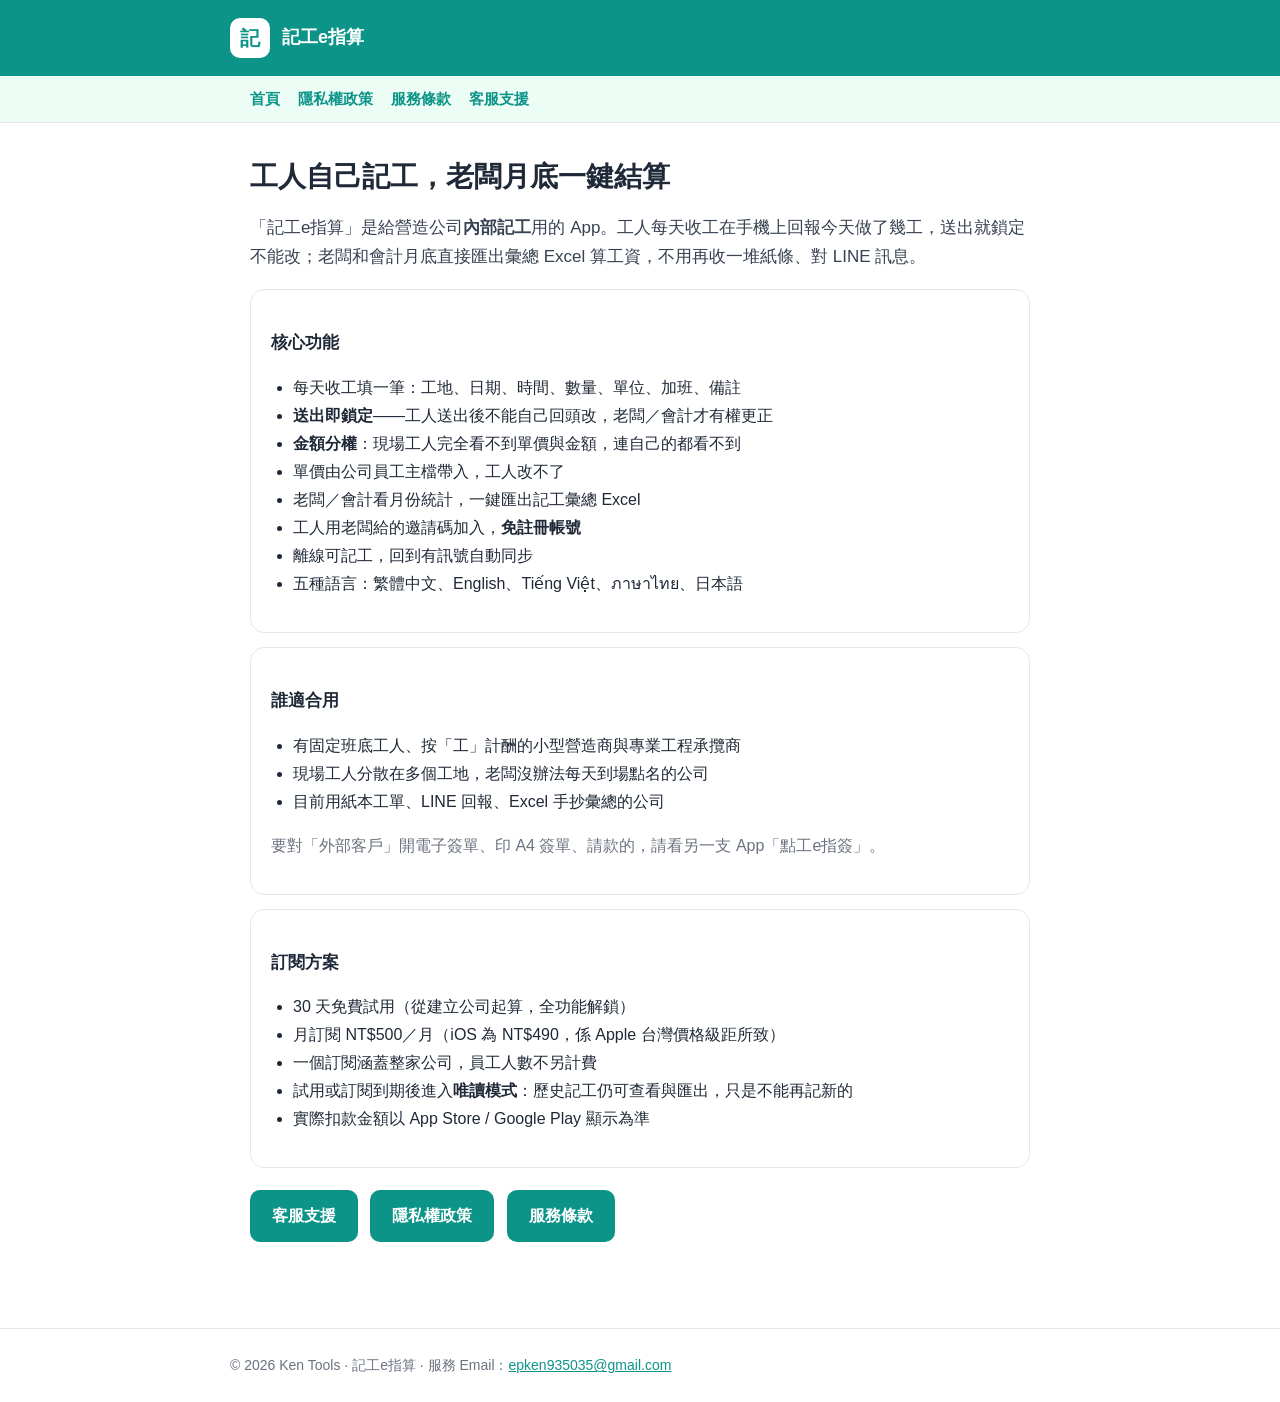
<file: index.html>
<!DOCTYPE html>
<html lang="zh-Hant">
<head>
<meta charset="UTF-8">
<meta name="viewport" content="width=device-width, initial-scale=1">
<title>記工e指算 — 營造業內帳記工 App</title>
<meta name="description" content="記工e指算：營造公司內部記工 App。工人每天收工自己回報做了幾工，送出即鎖定，老闆月底一鍵匯出彙總 Excel 算工資。">
<link rel="stylesheet" href="style.css">
</head>
<body>
<header class="site"><div class="wrap"><div class="logo">記</div><div class="name">記工e指算</div></div></header>
<nav class="top"><div class="wrap">
  <a href="./">首頁</a>
  <a href="privacy/">隱私權政策</a>
  <a href="terms/">服務條款</a>
  <a href="support/">客服支援</a>
</div></nav>
<main>
  <h1>工人自己記工，老闆月底一鍵結算</h1>
  <p class="lead">「記工e指算」是給營造公司<strong>內部記工</strong>用的 App。工人每天收工在手機上回報今天做了幾工，送出就鎖定不能改；老闆和會計月底直接匯出彙總 Excel 算工資，不用再收一堆紙條、對 LINE 訊息。</p>

  <div class="card">
    <h3>核心功能</h3>
    <ul>
      <li>每天收工填一筆：工地、日期、時間、數量、單位、加班、備註</li>
      <li><strong>送出即鎖定</strong>——工人送出後不能自己回頭改，老闆／會計才有權更正</li>
      <li><strong>金額分權</strong>：現場工人完全看不到單價與金額，連自己的都看不到</li>
      <li>單價由公司員工主檔帶入，工人改不了</li>
      <li>老闆／會計看月份統計，一鍵匯出記工彙總 Excel</li>
      <li>工人用老闆給的邀請碼加入，<strong>免註冊帳號</strong></li>
      <li>離線可記工，回到有訊號自動同步</li>
      <li>五種語言：繁體中文、English、Tiếng Việt、ภาษาไทย、日本語</li>
    </ul>
  </div>

  <div class="card">
    <h3>誰適合用</h3>
    <ul>
      <li>有固定班底工人、按「工」計酬的小型營造商與專業工程承攬商</li>
      <li>現場工人分散在多個工地，老闆沒辦法每天到場點名的公司</li>
      <li>目前用紙本工單、LINE 回報、Excel 手抄彙總的公司</li>
    </ul>
    <p class="muted">要對「外部客戶」開電子簽單、印 A4 簽單、請款的，請看另一支 App「點工e指簽」。</p>
  </div>

  <div class="card">
    <h3>訂閱方案</h3>
    <ul>
      <li>30 天免費試用（從建立公司起算，全功能解鎖）</li>
      <li>月訂閱 NT$500／月（iOS 為 NT$490，係 Apple 台灣價格級距所致）</li>
      <li>一個訂閱涵蓋整家公司，員工人數不另計費</li>
      <li>試用或訂閱到期後進入<strong>唯讀模式</strong>：歷史記工仍可查看與匯出，只是不能再記新的</li>
      <li>實際扣款金額以 App Store / Google Play 顯示為準</li>
    </ul>
  </div>

  <p>
    <a class="btn" href="support/">客服支援</a>
    <a class="btn" href="privacy/">隱私權政策</a>
    <a class="btn" href="terms/">服務條款</a>
  </p>
</main>
<footer class="site"><div class="wrap">
  © 2026 Ken Tools · 記工e指算 · 服務 Email：<a href="mailto:epken935035@gmail.com">epken935035@gmail.com</a>
</div></footer>
</body>
</html>
</file>
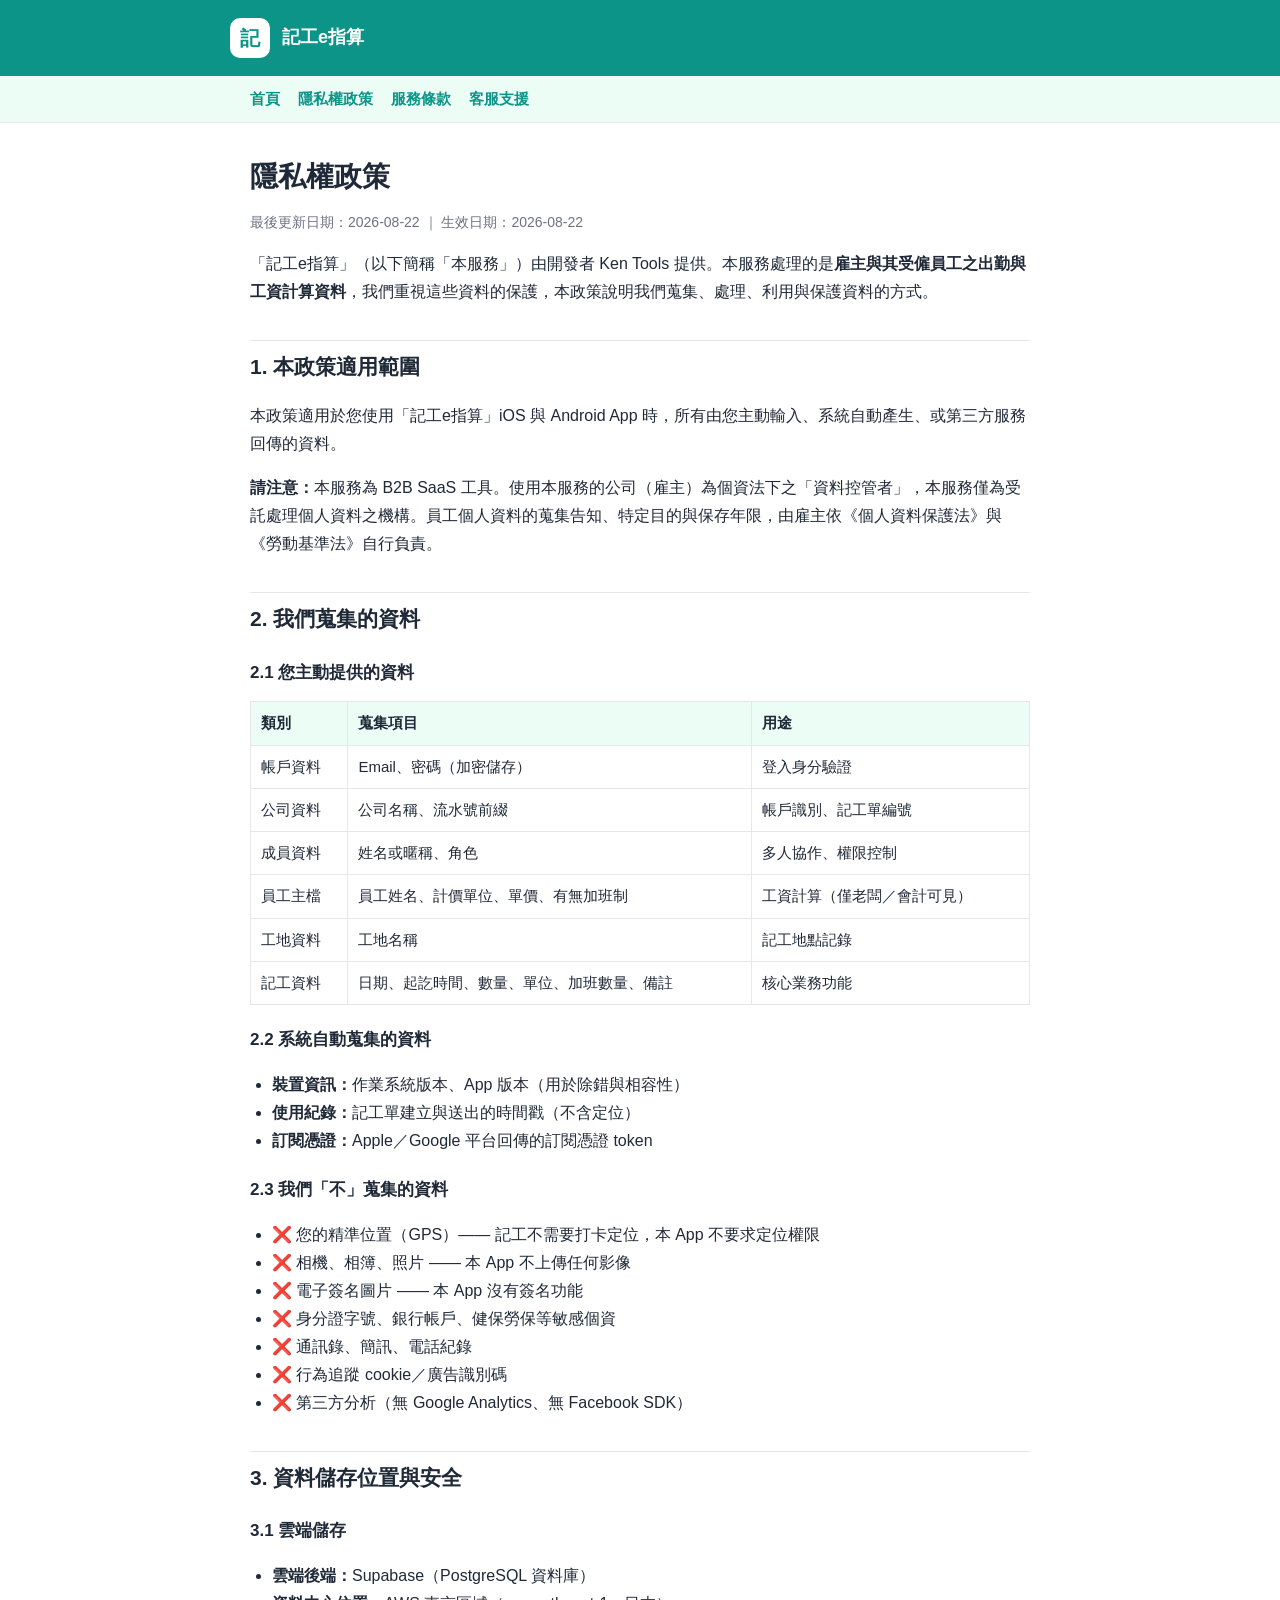
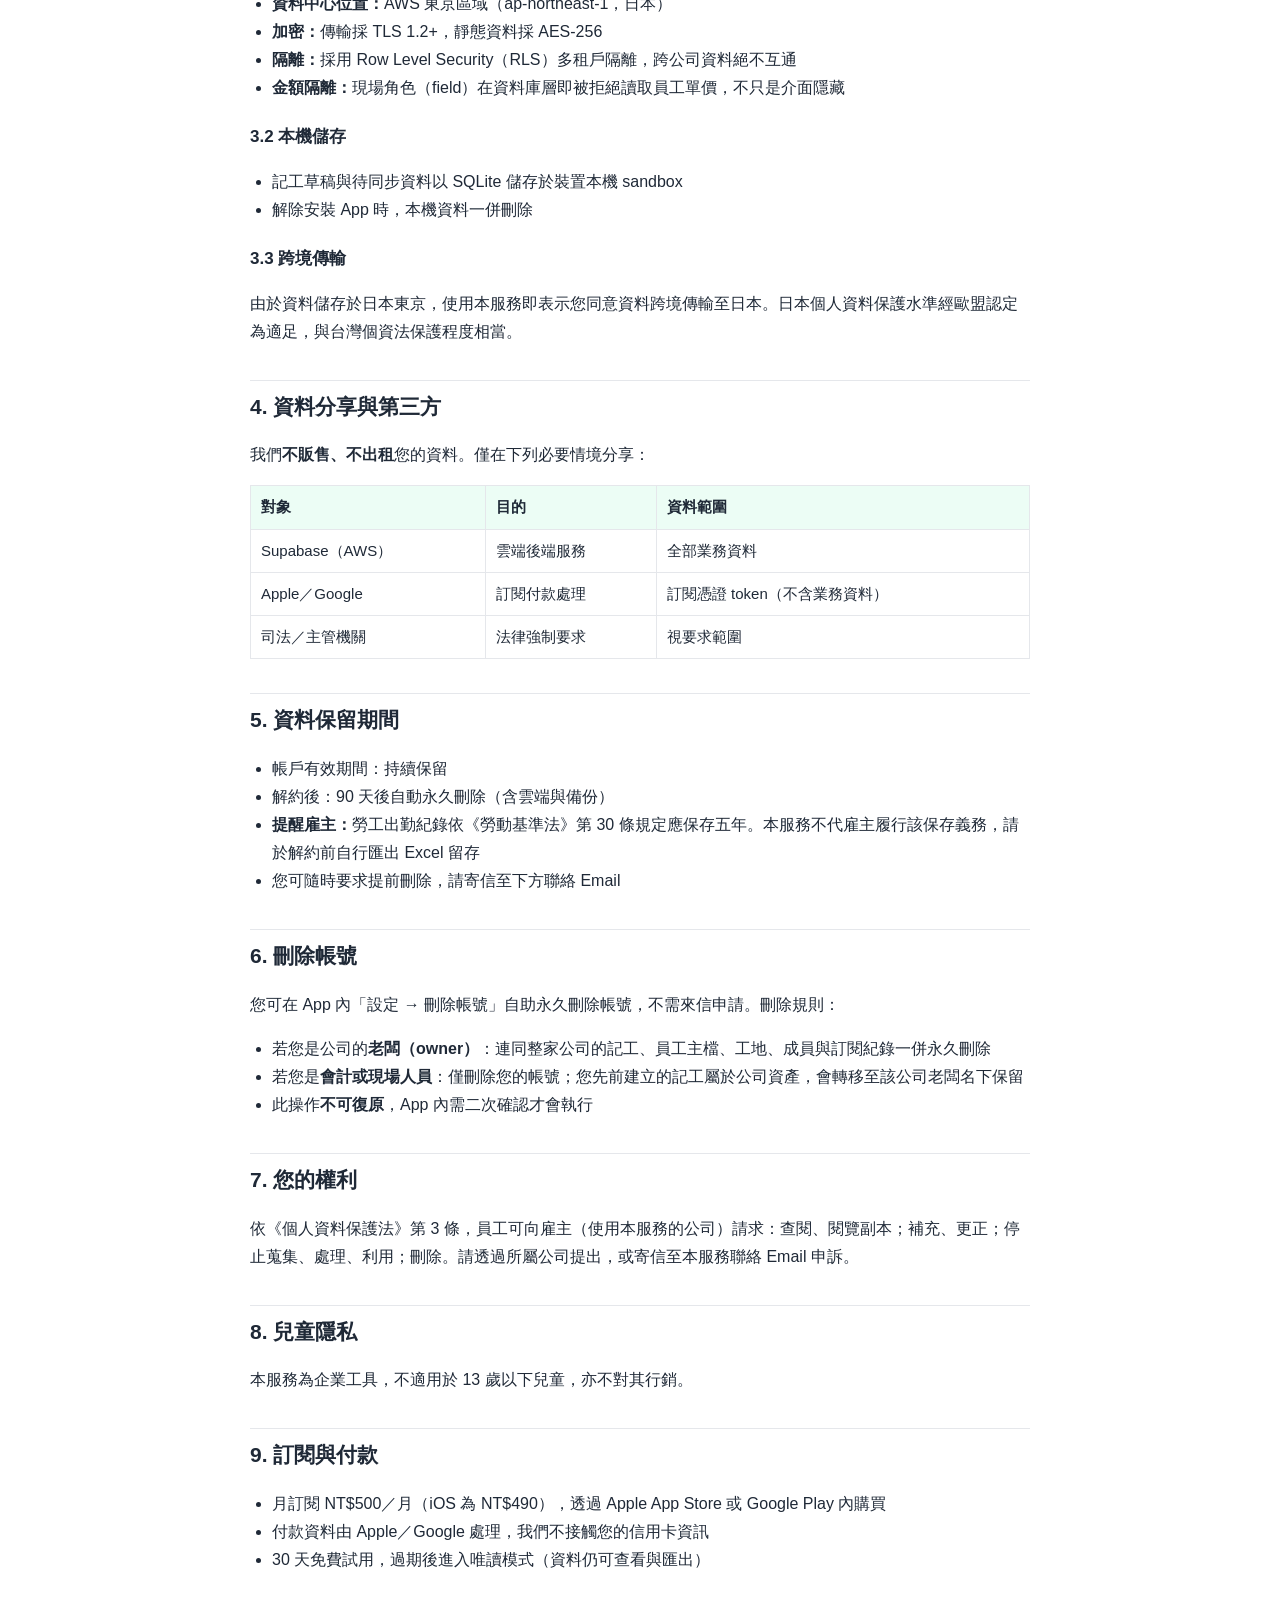
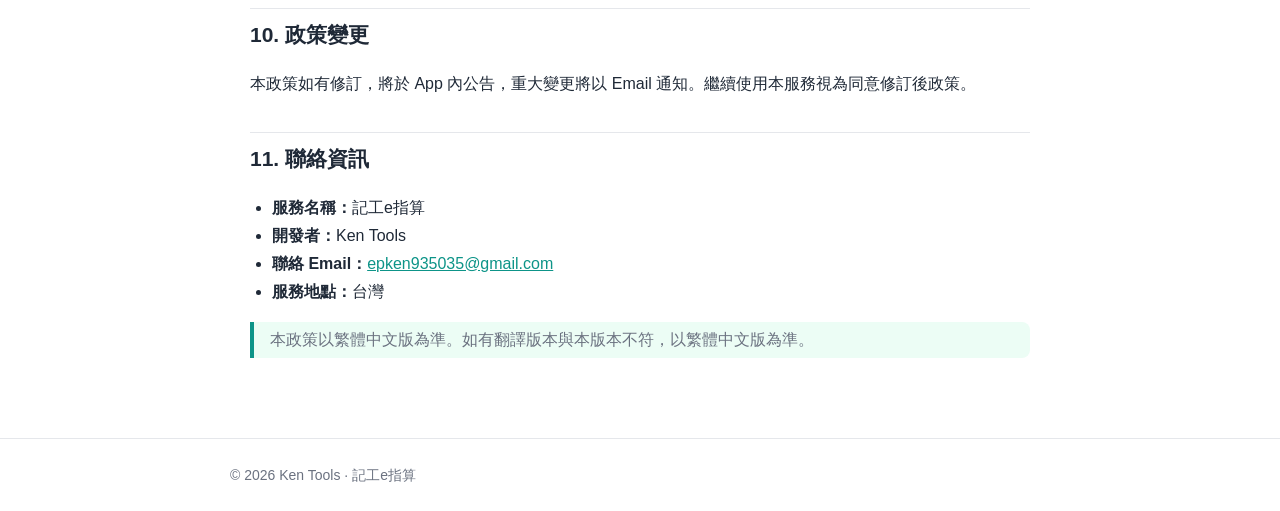
<file: privacy/index.html>
<!DOCTYPE html>
<html lang="zh-Hant">
<head>
<meta charset="UTF-8">
<meta name="viewport" content="width=device-width, initial-scale=1">
<title>隱私權政策 — 記工e指算</title>
<link rel="stylesheet" href="../style.css">
</head>
<body>
<header class="site"><div class="wrap"><div class="logo">記</div><div class="name">記工e指算</div></div></header>
<nav class="top"><div class="wrap">
  <a href="../">首頁</a>
  <a href="../privacy/">隱私權政策</a>
  <a href="../terms/">服務條款</a>
  <a href="../support/">客服支援</a>
</div></nav>
<main>
  <h1>隱私權政策</h1>
  <p class="meta">最後更新日期：2026-08-22 ｜ 生效日期：2026-08-22</p>
  <p>「記工e指算」（以下簡稱「本服務」）由開發者 Ken Tools 提供。本服務處理的是<strong>雇主與其受僱員工之出勤與工資計算資料</strong>，我們重視這些資料的保護，本政策說明我們蒐集、處理、利用與保護資料的方式。</p>

  <h2>1. 本政策適用範圍</h2>
  <p>本政策適用於您使用「記工e指算」iOS 與 Android App 時，所有由您主動輸入、系統自動產生、或第三方服務回傳的資料。</p>
  <p><strong>請注意：</strong>本服務為 B2B SaaS 工具。使用本服務的公司（雇主）為個資法下之「資料控管者」，本服務僅為受託處理個人資料之機構。員工個人資料的蒐集告知、特定目的與保存年限，由雇主依《個人資料保護法》與《勞動基準法》自行負責。</p>

  <h2>2. 我們蒐集的資料</h2>
  <h3>2.1 您主動提供的資料</h3>
  <table>
    <tr><th>類別</th><th>蒐集項目</th><th>用途</th></tr>
    <tr><td>帳戶資料</td><td>Email、密碼（加密儲存）</td><td>登入身分驗證</td></tr>
    <tr><td>公司資料</td><td>公司名稱、流水號前綴</td><td>帳戶識別、記工單編號</td></tr>
    <tr><td>成員資料</td><td>姓名或暱稱、角色</td><td>多人協作、權限控制</td></tr>
    <tr><td>員工主檔</td><td>員工姓名、計價單位、單價、有無加班制</td><td>工資計算（僅老闆／會計可見）</td></tr>
    <tr><td>工地資料</td><td>工地名稱</td><td>記工地點記錄</td></tr>
    <tr><td>記工資料</td><td>日期、起訖時間、數量、單位、加班數量、備註</td><td>核心業務功能</td></tr>
  </table>
  <h3>2.2 系統自動蒐集的資料</h3>
  <ul>
    <li><strong>裝置資訊：</strong>作業系統版本、App 版本（用於除錯與相容性）</li>
    <li><strong>使用紀錄：</strong>記工單建立與送出的時間戳（不含定位）</li>
    <li><strong>訂閱憑證：</strong>Apple／Google 平台回傳的訂閱憑證 token</li>
  </ul>
  <h3>2.3 我們「不」蒐集的資料</h3>
  <ul>
    <li>❌ 您的精準位置（GPS）—— 記工不需要打卡定位，本 App 不要求定位權限</li>
    <li>❌ 相機、相簿、照片 —— 本 App 不上傳任何影像</li>
    <li>❌ 電子簽名圖片 —— 本 App 沒有簽名功能</li>
    <li>❌ 身分證字號、銀行帳戶、健保勞保等敏感個資</li>
    <li>❌ 通訊錄、簡訊、電話紀錄</li>
    <li>❌ 行為追蹤 cookie／廣告識別碼</li>
    <li>❌ 第三方分析（無 Google Analytics、無 Facebook SDK）</li>
  </ul>

  <h2>3. 資料儲存位置與安全</h2>
  <h3>3.1 雲端儲存</h3>
  <ul>
    <li><strong>雲端後端：</strong>Supabase（PostgreSQL 資料庫）</li>
    <li><strong>資料中心位置：</strong>AWS 東京區域（ap-northeast-1，日本）</li>
    <li><strong>加密：</strong>傳輸採 TLS 1.2+，靜態資料採 AES-256</li>
    <li><strong>隔離：</strong>採用 Row Level Security（RLS）多租戶隔離，跨公司資料絕不互通</li>
    <li><strong>金額隔離：</strong>現場角色（field）在資料庫層即被拒絕讀取員工單價，不只是介面隱藏</li>
  </ul>
  <h3>3.2 本機儲存</h3>
  <ul>
    <li>記工草稿與待同步資料以 SQLite 儲存於裝置本機 sandbox</li>
    <li>解除安裝 App 時，本機資料一併刪除</li>
  </ul>
  <h3>3.3 跨境傳輸</h3>
  <p>由於資料儲存於日本東京，使用本服務即表示您同意資料跨境傳輸至日本。日本個人資料保護水準經歐盟認定為適足，與台灣個資法保護程度相當。</p>

  <h2>4. 資料分享與第三方</h2>
  <p>我們<strong>不販售、不出租</strong>您的資料。僅在下列必要情境分享：</p>
  <table>
    <tr><th>對象</th><th>目的</th><th>資料範圍</th></tr>
    <tr><td>Supabase（AWS）</td><td>雲端後端服務</td><td>全部業務資料</td></tr>
    <tr><td>Apple／Google</td><td>訂閱付款處理</td><td>訂閱憑證 token（不含業務資料）</td></tr>
    <tr><td>司法／主管機關</td><td>法律強制要求</td><td>視要求範圍</td></tr>
  </table>

  <h2>5. 資料保留期間</h2>
  <ul>
    <li>帳戶有效期間：持續保留</li>
    <li>解約後：90 天後自動永久刪除（含雲端與備份）</li>
    <li><strong>提醒雇主：</strong>勞工出勤紀錄依《勞動基準法》第 30 條規定應保存五年。本服務不代雇主履行該保存義務，請於解約前自行匯出 Excel 留存</li>
    <li>您可隨時要求提前刪除，請寄信至下方聯絡 Email</li>
  </ul>

  <h2>6. 刪除帳號</h2>
  <p>您可在 App 內「設定 → 刪除帳號」自助永久刪除帳號，不需來信申請。刪除規則：</p>
  <ul>
    <li>若您是公司的<strong>老闆（owner）</strong>：連同整家公司的記工、員工主檔、工地、成員與訂閱紀錄一併永久刪除</li>
    <li>若您是<strong>會計或現場人員</strong>：僅刪除您的帳號；您先前建立的記工屬於公司資產，會轉移至該公司老闆名下保留</li>
    <li>此操作<strong>不可復原</strong>，App 內需二次確認才會執行</li>
  </ul>

  <h2>7. 您的權利</h2>
  <p>依《個人資料保護法》第 3 條，員工可向雇主（使用本服務的公司）請求：查閱、閱覽副本；補充、更正；停止蒐集、處理、利用；刪除。請透過所屬公司提出，或寄信至本服務聯絡 Email 申訴。</p>

  <h2>8. 兒童隱私</h2>
  <p>本服務為企業工具，不適用於 13 歲以下兒童，亦不對其行銷。</p>

  <h2>9. 訂閱與付款</h2>
  <ul>
    <li>月訂閱 NT$500／月（iOS 為 NT$490），透過 Apple App Store 或 Google Play 內購買</li>
    <li>付款資料由 Apple／Google 處理，我們不接觸您的信用卡資訊</li>
    <li>30 天免費試用，過期後進入唯讀模式（資料仍可查看與匯出）</li>
  </ul>

  <h2>10. 政策變更</h2>
  <p>本政策如有修訂，將於 App 內公告，重大變更將以 Email 通知。繼續使用本服務視為同意修訂後政策。</p>

  <h2>11. 聯絡資訊</h2>
  <ul>
    <li><strong>服務名稱：</strong>記工e指算</li>
    <li><strong>開發者：</strong>Ken Tools</li>
    <li><strong>聯絡 Email：</strong><a href="mailto:epken935035@gmail.com">epken935035@gmail.com</a></li>
    <li><strong>服務地點：</strong>台灣</li>
  </ul>
  <blockquote>本政策以繁體中文版為準。如有翻譯版本與本版本不符，以繁體中文版為準。</blockquote>
</main>
<footer class="site"><div class="wrap">© 2026 Ken Tools · 記工e指算</div></footer>
</body>
</html>
</file>
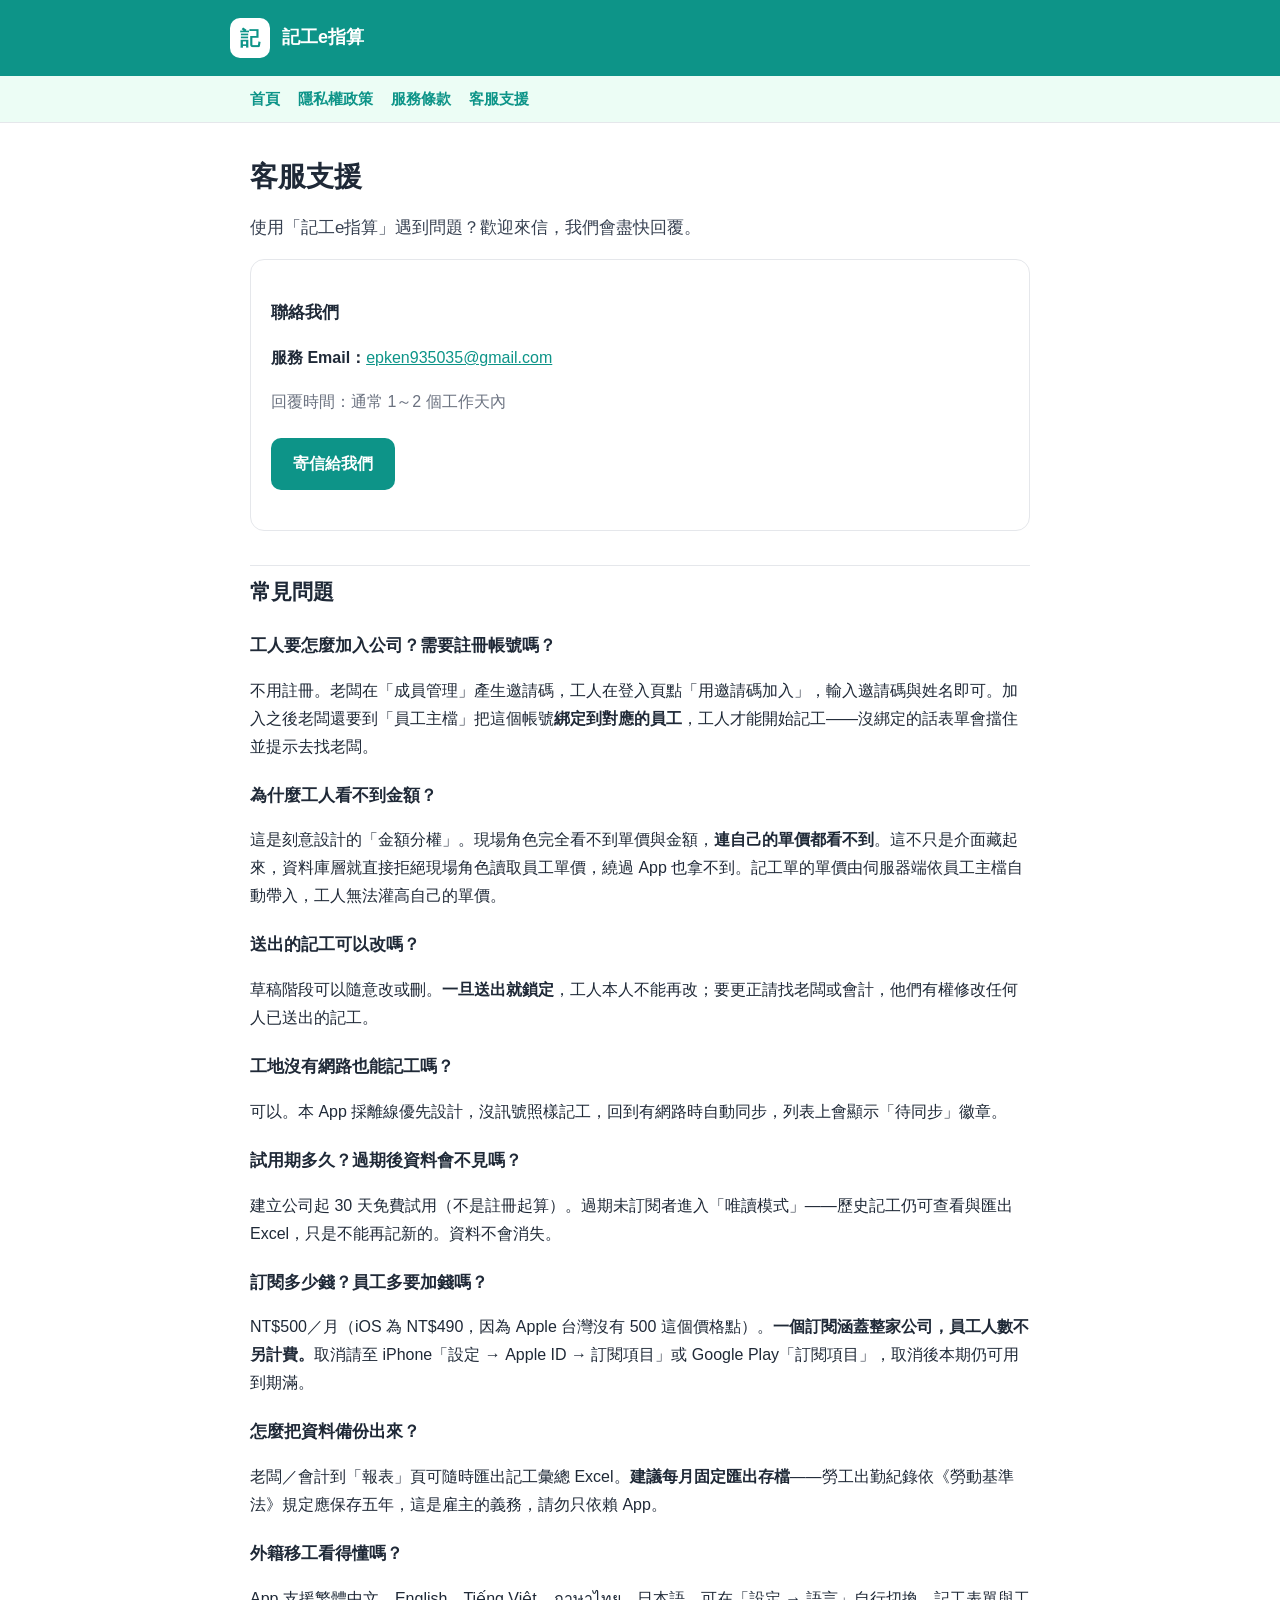
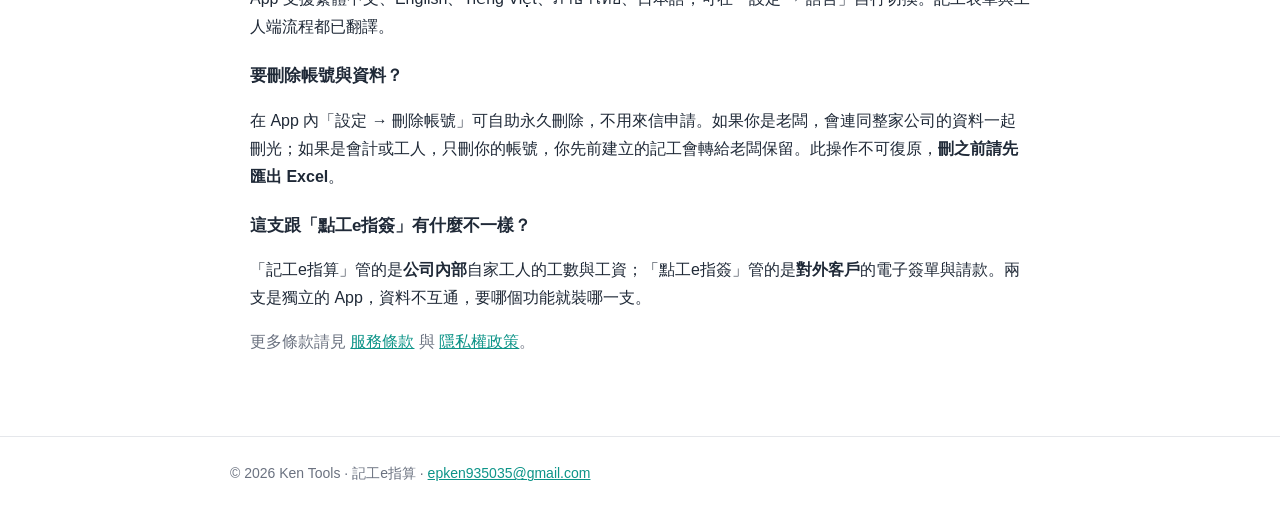
<file: support/index.html>
<!DOCTYPE html>
<html lang="zh-Hant">
<head>
<meta charset="UTF-8">
<meta name="viewport" content="width=device-width, initial-scale=1">
<title>客服支援 — 記工e指算</title>
<link rel="stylesheet" href="../style.css">
</head>
<body>
<header class="site"><div class="wrap"><div class="logo">記</div><div class="name">記工e指算</div></div></header>
<nav class="top"><div class="wrap">
  <a href="../">首頁</a>
  <a href="../privacy/">隱私權政策</a>
  <a href="../terms/">服務條款</a>
  <a href="../support/">客服支援</a>
</div></nav>
<main>
  <h1>客服支援</h1>
  <p class="lead">使用「記工e指算」遇到問題？歡迎來信，我們會盡快回覆。</p>

  <div class="card">
    <h3>聯絡我們</h3>
    <p><strong>服務 Email：</strong><a href="mailto:epken935035@gmail.com">epken935035@gmail.com</a></p>
    <p class="muted">回覆時間：通常 1～2 個工作天內</p>
    <p><a class="btn" href="mailto:epken935035@gmail.com?subject=記工e指算%20客服詢問">寄信給我們</a></p>
  </div>

  <h2>常見問題</h2>

  <h3>工人要怎麼加入公司？需要註冊帳號嗎？</h3>
  <p>不用註冊。老闆在「成員管理」產生邀請碼，工人在登入頁點「用邀請碼加入」，輸入邀請碼與姓名即可。加入之後老闆還要到「員工主檔」把這個帳號<strong>綁定到對應的員工</strong>，工人才能開始記工——沒綁定的話表單會擋住並提示去找老闆。</p>

  <h3>為什麼工人看不到金額？</h3>
  <p>這是刻意設計的「金額分權」。現場角色完全看不到單價與金額，<strong>連自己的單價都看不到</strong>。這不只是介面藏起來，資料庫層就直接拒絕現場角色讀取員工單價，繞過 App 也拿不到。記工單的單價由伺服器端依員工主檔自動帶入，工人無法灌高自己的單價。</p>

  <h3>送出的記工可以改嗎？</h3>
  <p>草稿階段可以隨意改或刪。<strong>一旦送出就鎖定</strong>，工人本人不能再改；要更正請找老闆或會計，他們有權修改任何人已送出的記工。</p>

  <h3>工地沒有網路也能記工嗎？</h3>
  <p>可以。本 App 採離線優先設計，沒訊號照樣記工，回到有網路時自動同步，列表上會顯示「待同步」徽章。</p>

  <h3>試用期多久？過期後資料會不見嗎？</h3>
  <p>建立公司起 30 天免費試用（不是註冊起算）。過期未訂閱者進入「唯讀模式」——歷史記工仍可查看與匯出 Excel，只是不能再記新的。資料不會消失。</p>

  <h3>訂閱多少錢？員工多要加錢嗎？</h3>
  <p>NT$500／月（iOS 為 NT$490，因為 Apple 台灣沒有 500 這個價格點）。<strong>一個訂閱涵蓋整家公司，員工人數不另計費。</strong>取消請至 iPhone「設定 → Apple ID → 訂閱項目」或 Google Play「訂閱項目」，取消後本期仍可用到期滿。</p>

  <h3>怎麼把資料備份出來？</h3>
  <p>老闆／會計到「報表」頁可隨時匯出記工彙總 Excel。<strong>建議每月固定匯出存檔</strong>——勞工出勤紀錄依《勞動基準法》規定應保存五年，這是雇主的義務，請勿只依賴 App。</p>

  <h3>外籍移工看得懂嗎？</h3>
  <p>App 支援繁體中文、English、Tiếng Việt、ภาษาไทย、日本語，可在「設定 → 語言」自行切換。記工表單與工人端流程都已翻譯。</p>

  <h3>要刪除帳號與資料？</h3>
  <p>在 App 內「設定 → 刪除帳號」可自助永久刪除，不用來信申請。如果你是老闆，會連同整家公司的資料一起刪光；如果是會計或工人，只刪你的帳號，你先前建立的記工會轉給老闆保留。此操作不可復原，<strong>刪之前請先匯出 Excel</strong>。</p>

  <h3>這支跟「點工e指簽」有什麼不一樣？</h3>
  <p>「記工e指算」管的是<strong>公司內部</strong>自家工人的工數與工資；「點工e指簽」管的是<strong>對外客戶</strong>的電子簽單與請款。兩支是獨立的 App，資料不互通，要哪個功能就裝哪一支。</p>

  <p class="muted">更多條款請見 <a href="../terms/">服務條款</a> 與 <a href="../privacy/">隱私權政策</a>。</p>
</main>
<footer class="site"><div class="wrap">© 2026 Ken Tools · 記工e指算 · <a href="mailto:epken935035@gmail.com">epken935035@gmail.com</a></div></footer>
</body>
</html>
</file>
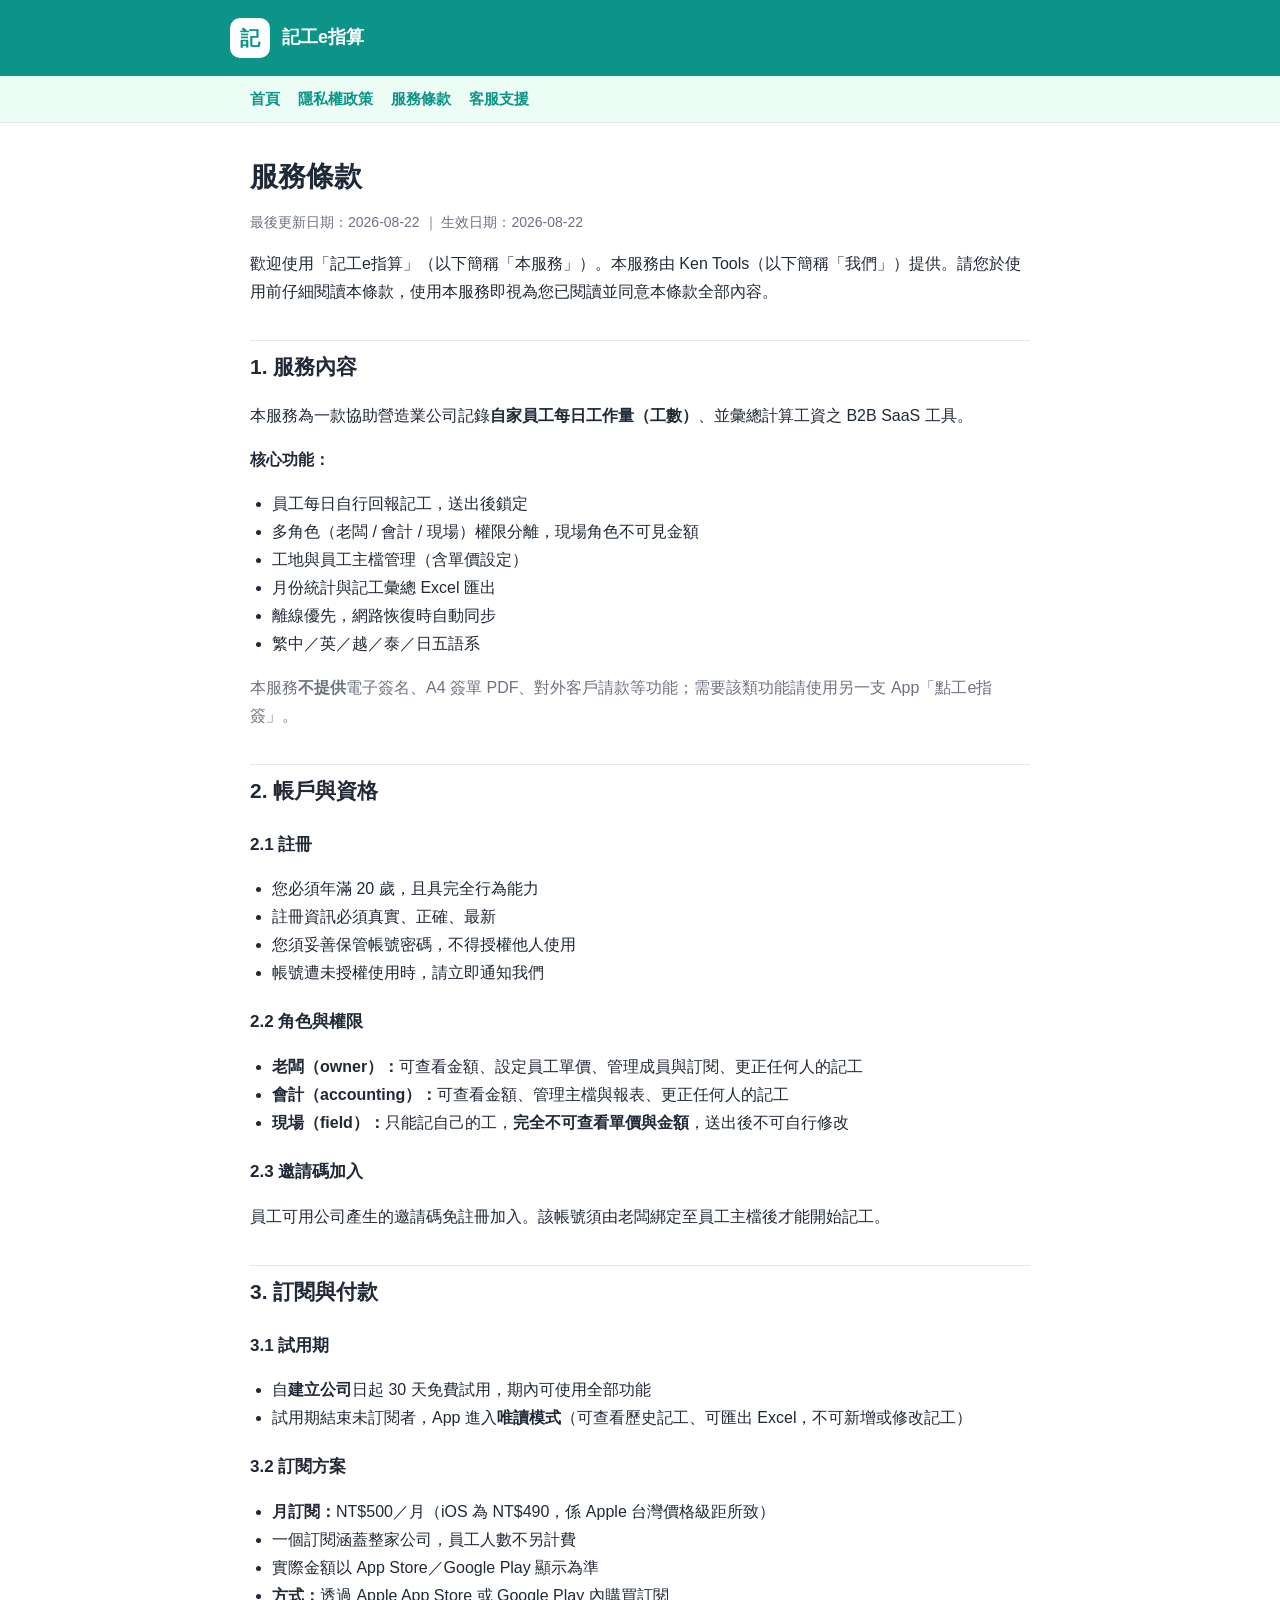
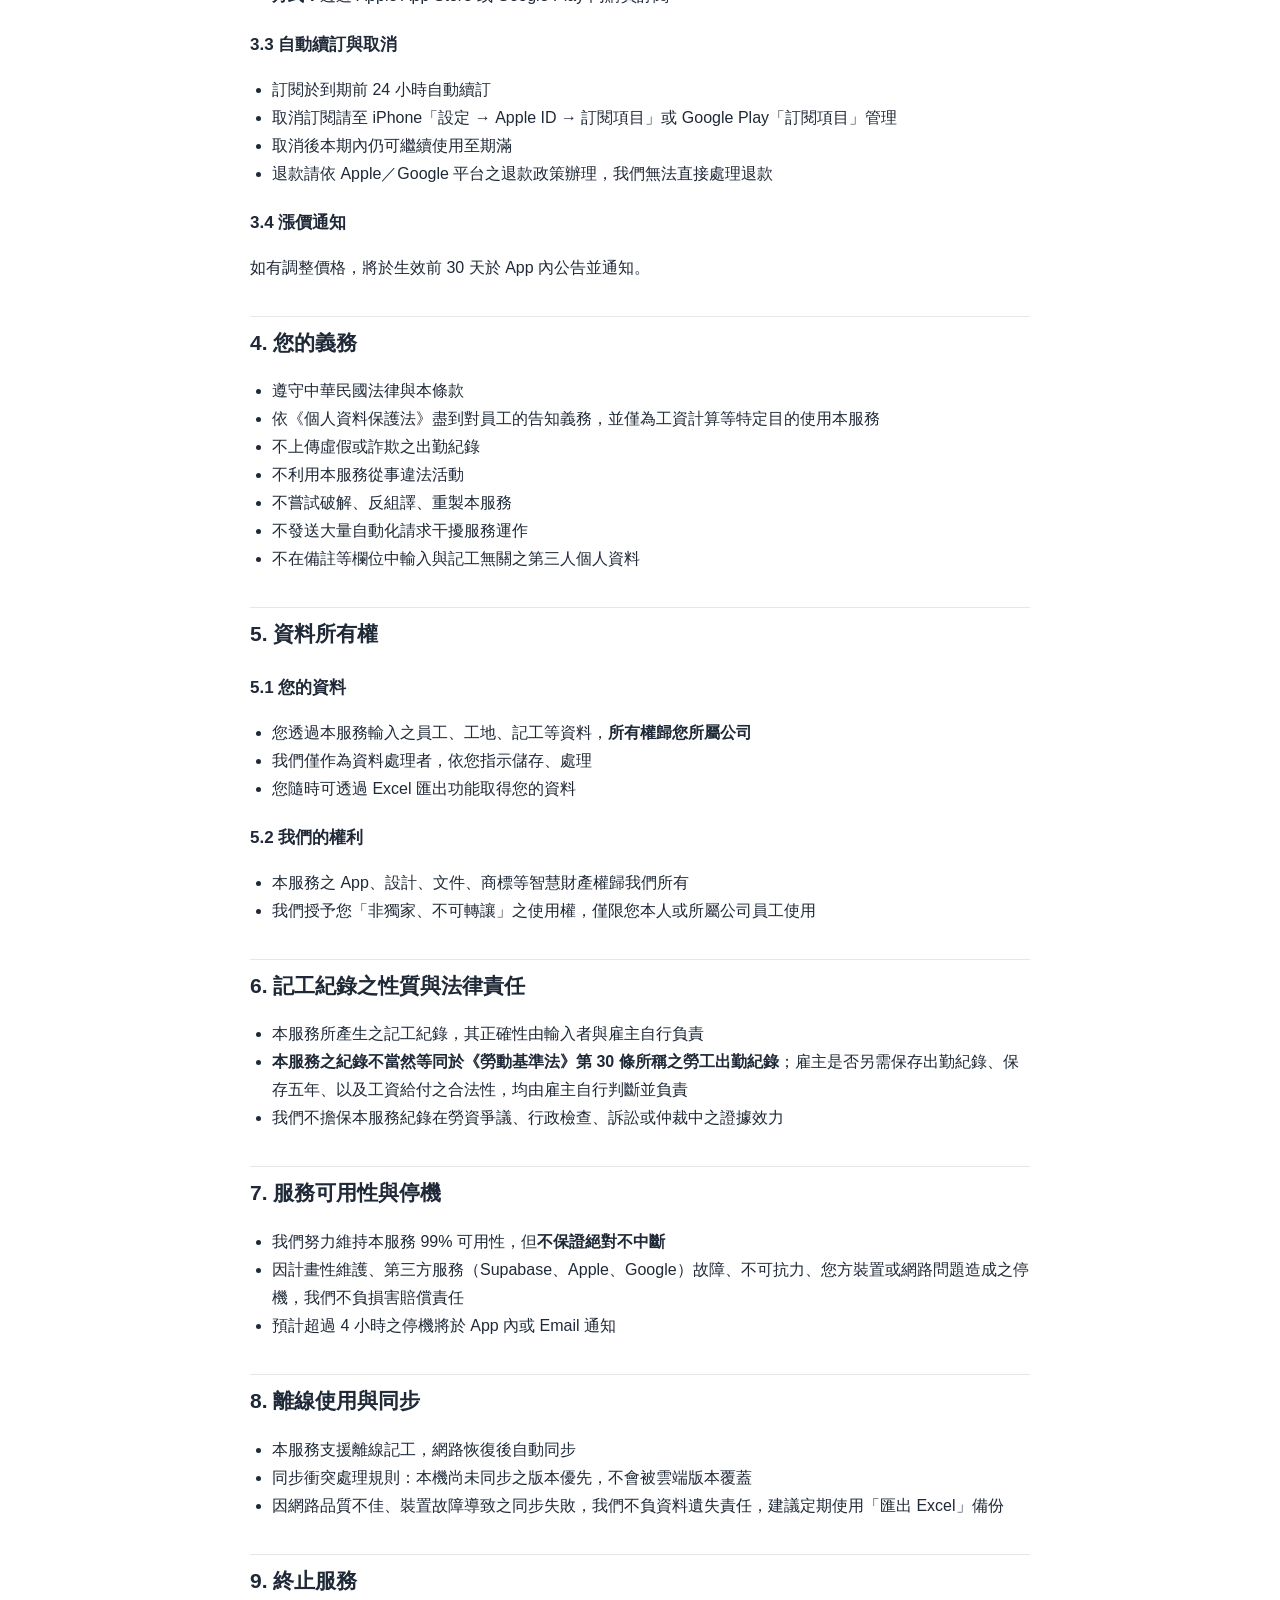
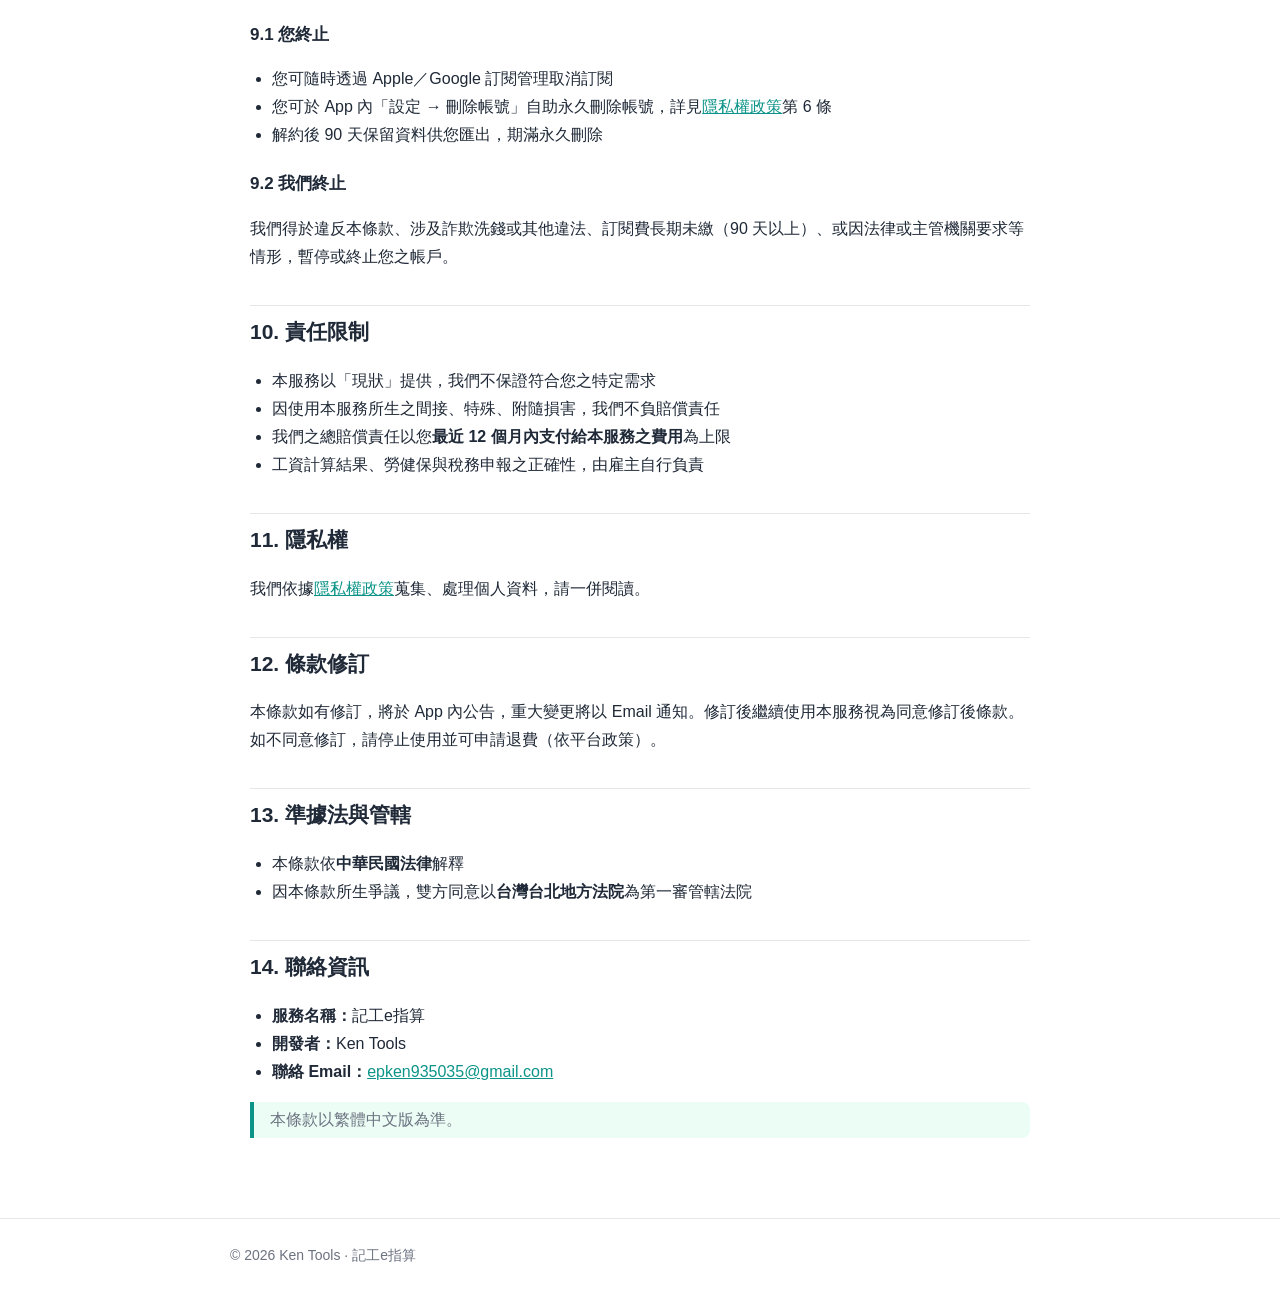
<file: terms/index.html>
<!DOCTYPE html>
<html lang="zh-Hant">
<head>
<meta charset="UTF-8">
<meta name="viewport" content="width=device-width, initial-scale=1">
<title>服務條款 — 記工e指算</title>
<link rel="stylesheet" href="../style.css">
</head>
<body>
<header class="site"><div class="wrap"><div class="logo">記</div><div class="name">記工e指算</div></div></header>
<nav class="top"><div class="wrap">
  <a href="../">首頁</a>
  <a href="../privacy/">隱私權政策</a>
  <a href="../terms/">服務條款</a>
  <a href="../support/">客服支援</a>
</div></nav>
<main>
  <h1>服務條款</h1>
  <p class="meta">最後更新日期：2026-08-22 ｜ 生效日期：2026-08-22</p>
  <p>歡迎使用「記工e指算」（以下簡稱「本服務」）。本服務由 Ken Tools（以下簡稱「我們」）提供。請您於使用前仔細閱讀本條款，使用本服務即視為您已閱讀並同意本條款全部內容。</p>

  <h2>1. 服務內容</h2>
  <p>本服務為一款協助營造業公司記錄<strong>自家員工每日工作量（工數）</strong>、並彙總計算工資之 B2B SaaS 工具。</p>
  <p><strong>核心功能：</strong></p>
  <ul>
    <li>員工每日自行回報記工，送出後鎖定</li>
    <li>多角色（老闆 / 會計 / 現場）權限分離，現場角色不可見金額</li>
    <li>工地與員工主檔管理（含單價設定）</li>
    <li>月份統計與記工彙總 Excel 匯出</li>
    <li>離線優先，網路恢復時自動同步</li>
    <li>繁中／英／越／泰／日五語系</li>
  </ul>
  <p class="muted">本服務<strong>不提供</strong>電子簽名、A4 簽單 PDF、對外客戶請款等功能；需要該類功能請使用另一支 App「點工e指簽」。</p>

  <h2>2. 帳戶與資格</h2>
  <h3>2.1 註冊</h3>
  <ul>
    <li>您必須年滿 20 歲，且具完全行為能力</li>
    <li>註冊資訊必須真實、正確、最新</li>
    <li>您須妥善保管帳號密碼，不得授權他人使用</li>
    <li>帳號遭未授權使用時，請立即通知我們</li>
  </ul>
  <h3>2.2 角色與權限</h3>
  <ul>
    <li><strong>老闆（owner）：</strong>可查看金額、設定員工單價、管理成員與訂閱、更正任何人的記工</li>
    <li><strong>會計（accounting）：</strong>可查看金額、管理主檔與報表、更正任何人的記工</li>
    <li><strong>現場（field）：</strong>只能記自己的工，<strong>完全不可查看單價與金額</strong>，送出後不可自行修改</li>
  </ul>
  <h3>2.3 邀請碼加入</h3>
  <p>員工可用公司產生的邀請碼免註冊加入。該帳號須由老闆綁定至員工主檔後才能開始記工。</p>

  <h2>3. 訂閱與付款</h2>
  <h3>3.1 試用期</h3>
  <ul>
    <li>自<strong>建立公司</strong>日起 30 天免費試用，期內可使用全部功能</li>
    <li>試用期結束未訂閱者，App 進入<strong>唯讀模式</strong>（可查看歷史記工、可匯出 Excel，不可新增或修改記工）</li>
  </ul>
  <h3>3.2 訂閱方案</h3>
  <ul>
    <li><strong>月訂閱：</strong>NT$500／月（iOS 為 NT$490，係 Apple 台灣價格級距所致）</li>
    <li>一個訂閱涵蓋整家公司，員工人數不另計費</li>
    <li>實際金額以 App Store／Google Play 顯示為準</li>
    <li><strong>方式：</strong>透過 Apple App Store 或 Google Play 內購買訂閱</li>
  </ul>
  <h3>3.3 自動續訂與取消</h3>
  <ul>
    <li>訂閱於到期前 24 小時自動續訂</li>
    <li>取消訂閱請至 iPhone「設定 → Apple ID → 訂閱項目」或 Google Play「訂閱項目」管理</li>
    <li>取消後本期內仍可繼續使用至期滿</li>
    <li>退款請依 Apple／Google 平台之退款政策辦理，我們無法直接處理退款</li>
  </ul>
  <h3>3.4 漲價通知</h3>
  <p>如有調整價格，將於生效前 30 天於 App 內公告並通知。</p>

  <h2>4. 您的義務</h2>
  <ul>
    <li>遵守中華民國法律與本條款</li>
    <li>依《個人資料保護法》盡到對員工的告知義務，並僅為工資計算等特定目的使用本服務</li>
    <li>不上傳虛假或詐欺之出勤紀錄</li>
    <li>不利用本服務從事違法活動</li>
    <li>不嘗試破解、反組譯、重製本服務</li>
    <li>不發送大量自動化請求干擾服務運作</li>
    <li>不在備註等欄位中輸入與記工無關之第三人個人資料</li>
  </ul>

  <h2>5. 資料所有權</h2>
  <h3>5.1 您的資料</h3>
  <ul>
    <li>您透過本服務輸入之員工、工地、記工等資料，<strong>所有權歸您所屬公司</strong></li>
    <li>我們僅作為資料處理者，依您指示儲存、處理</li>
    <li>您隨時可透過 Excel 匯出功能取得您的資料</li>
  </ul>
  <h3>5.2 我們的權利</h3>
  <ul>
    <li>本服務之 App、設計、文件、商標等智慧財產權歸我們所有</li>
    <li>我們授予您「非獨家、不可轉讓」之使用權，僅限您本人或所屬公司員工使用</li>
  </ul>

  <h2>6. 記工紀錄之性質與法律責任</h2>
  <ul>
    <li>本服務所產生之記工紀錄，其正確性由輸入者與雇主自行負責</li>
    <li><strong>本服務之紀錄不當然等同於《勞動基準法》第 30 條所稱之勞工出勤紀錄</strong>；雇主是否另需保存出勤紀錄、保存五年、以及工資給付之合法性，均由雇主自行判斷並負責</li>
    <li>我們不擔保本服務紀錄在勞資爭議、行政檢查、訴訟或仲裁中之證據效力</li>
  </ul>

  <h2>7. 服務可用性與停機</h2>
  <ul>
    <li>我們努力維持本服務 99% 可用性，但<strong>不保證絕對不中斷</strong></li>
    <li>因計畫性維護、第三方服務（Supabase、Apple、Google）故障、不可抗力、您方裝置或網路問題造成之停機，我們不負損害賠償責任</li>
    <li>預計超過 4 小時之停機將於 App 內或 Email 通知</li>
  </ul>

  <h2>8. 離線使用與同步</h2>
  <ul>
    <li>本服務支援離線記工，網路恢復後自動同步</li>
    <li>同步衝突處理規則：本機尚未同步之版本優先，不會被雲端版本覆蓋</li>
    <li>因網路品質不佳、裝置故障導致之同步失敗，我們不負資料遺失責任，建議定期使用「匯出 Excel」備份</li>
  </ul>

  <h2>9. 終止服務</h2>
  <h3>9.1 您終止</h3>
  <ul>
    <li>您可隨時透過 Apple／Google 訂閱管理取消訂閱</li>
    <li>您可於 App 內「設定 → 刪除帳號」自助永久刪除帳號，詳見<a href="../privacy/">隱私權政策</a>第 6 條</li>
    <li>解約後 90 天保留資料供您匯出，期滿永久刪除</li>
  </ul>
  <h3>9.2 我們終止</h3>
  <p>我們得於違反本條款、涉及詐欺洗錢或其他違法、訂閱費長期未繳（90 天以上）、或因法律或主管機關要求等情形，暫停或終止您之帳戶。</p>

  <h2>10. 責任限制</h2>
  <ul>
    <li>本服務以「現狀」提供，我們不保證符合您之特定需求</li>
    <li>因使用本服務所生之間接、特殊、附隨損害，我們不負賠償責任</li>
    <li>我們之總賠償責任以您<strong>最近 12 個月內支付給本服務之費用</strong>為上限</li>
    <li>工資計算結果、勞健保與稅務申報之正確性，由雇主自行負責</li>
  </ul>

  <h2>11. 隱私權</h2>
  <p>我們依據<a href="../privacy/">隱私權政策</a>蒐集、處理個人資料，請一併閱讀。</p>

  <h2>12. 條款修訂</h2>
  <p>本條款如有修訂，將於 App 內公告，重大變更將以 Email 通知。修訂後繼續使用本服務視為同意修訂後條款。如不同意修訂，請停止使用並可申請退費（依平台政策）。</p>

  <h2>13. 準據法與管轄</h2>
  <ul>
    <li>本條款依<strong>中華民國法律</strong>解釋</li>
    <li>因本條款所生爭議，雙方同意以<strong>台灣台北地方法院</strong>為第一審管轄法院</li>
  </ul>

  <h2>14. 聯絡資訊</h2>
  <ul>
    <li><strong>服務名稱：</strong>記工e指算</li>
    <li><strong>開發者：</strong>Ken Tools</li>
    <li><strong>聯絡 Email：</strong><a href="mailto:epken935035@gmail.com">epken935035@gmail.com</a></li>
  </ul>
  <blockquote>本條款以繁體中文版為準。</blockquote>
</main>
<footer class="site"><div class="wrap">© 2026 Ken Tools · 記工e指算</div></footer>
</body>
</html>
</file>
<file: style.css>
/* 記工e指算 公開站樣式
   主色 #0D9488（方案 B-3 定稿 2026-08-22），與 App icon / app_theme.dart 同色。
   要改主色的話四個地方一起改：這裡、app/pubspec.yaml、app/lib/core/theme/app_theme.dart、
   design/store_screenshots/*.html。 */
:root {
  --brand: #0D9488;
  --brand-soft: #ECFDF5;
  --ink: #1F2937;
  --muted: #6B7280;
  --line: #E5E7EB;
}
* { box-sizing: border-box; }
html { -webkit-text-size-adjust: 100%; }
body {
  margin: 0;
  font-family: -apple-system, "PingFang TC", "Noto Sans TC", "Microsoft JhengHei", sans-serif;
  color: var(--ink);
  line-height: 1.75;
  background: #fff;
}
header.site {
  background: var(--brand);
  color: #fff;
  padding: 18px 20px;
}
header.site .wrap { max-width: 820px; margin: 0 auto; display: flex; align-items: center; gap: 12px; }
header.site .logo {
  width: 40px; height: 40px; border-radius: 10px; background: #fff;
  color: var(--brand); font-weight: 800; display: grid; place-items: center; font-size: 20px;
}
header.site .name { font-size: 18px; font-weight: 700; }
nav.top { background: var(--brand-soft); border-bottom: 1px solid var(--line); }
nav.top .wrap { max-width: 820px; margin: 0 auto; padding: 10px 20px; display: flex; gap: 18px; flex-wrap: wrap; }
nav.top a { color: var(--brand); text-decoration: none; font-weight: 600; font-size: 15px; }
nav.top a:hover { text-decoration: underline; }
main { max-width: 820px; margin: 0 auto; padding: 28px 20px 64px; }
h1 { font-size: 28px; line-height: 1.3; margin: 8px 0 4px; }
h2 { font-size: 21px; margin: 34px 0 10px; padding-top: 8px; border-top: 1px solid var(--line); }
h3 { font-size: 17px; margin: 20px 0 6px; }
.meta { color: var(--muted); font-size: 14px; margin-bottom: 8px; }
table { border-collapse: collapse; width: 100%; margin: 14px 0; font-size: 15px; }
th, td { border: 1px solid var(--line); padding: 8px 10px; text-align: left; vertical-align: top; }
th { background: var(--brand-soft); }
a { color: var(--brand); }
.lead { font-size: 17px; color: #374151; }
.btn {
  display: inline-block; background: var(--brand); color: #fff; text-decoration: none;
  padding: 12px 22px; border-radius: 10px; font-weight: 700; margin: 6px 8px 6px 0;
}
.card { border: 1px solid var(--line); border-radius: 14px; padding: 18px 20px; margin: 14px 0; background: #fff; }
.muted { color: var(--muted); }
footer.site { border-top: 1px solid var(--line); color: var(--muted); font-size: 14px; padding: 24px 20px; }
footer.site .wrap { max-width: 820px; margin: 0 auto; }
ul { padding-left: 22px; }
blockquote { border-left: 4px solid var(--brand); margin: 16px 0; padding: 4px 16px; color: var(--muted); background: var(--brand-soft); border-radius: 0 8px 8px 0; }
code { background: #F3F4F6; padding: 2px 6px; border-radius: 6px; font-size: 90%; }
</file>
